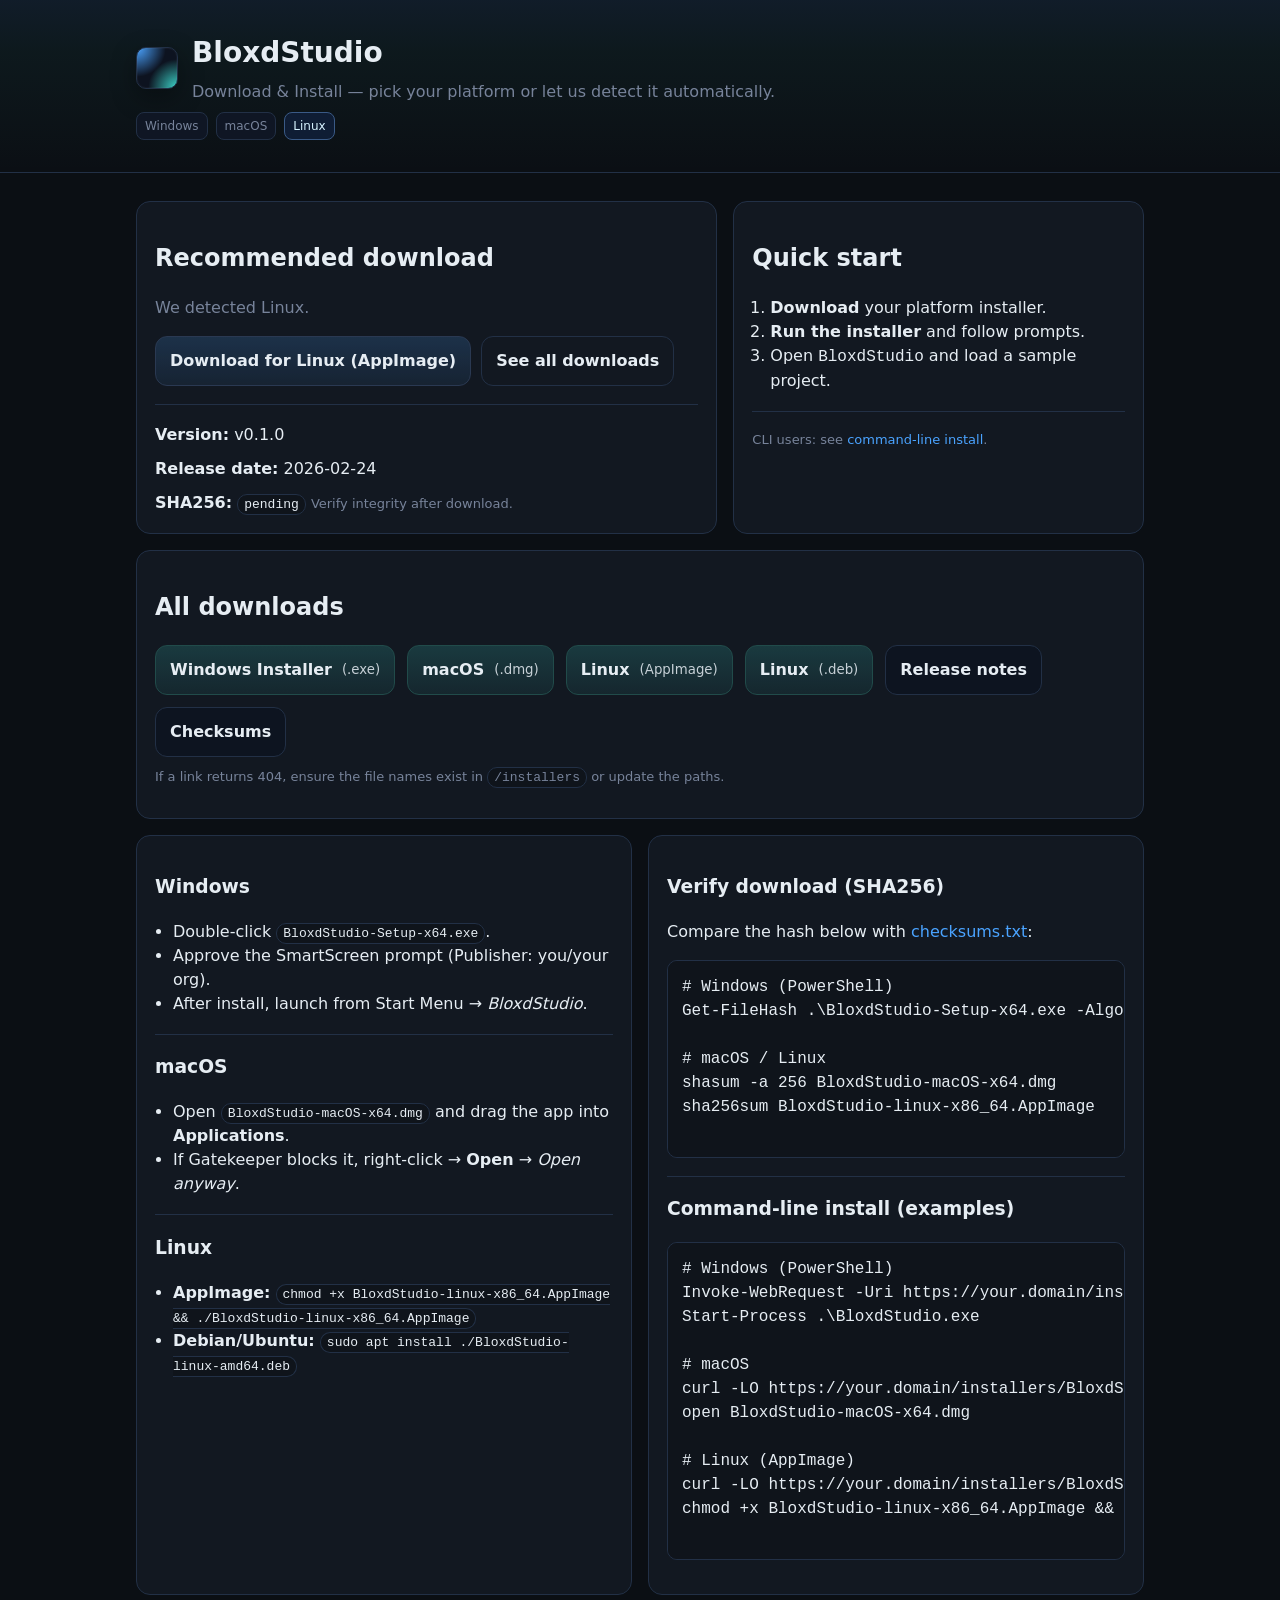
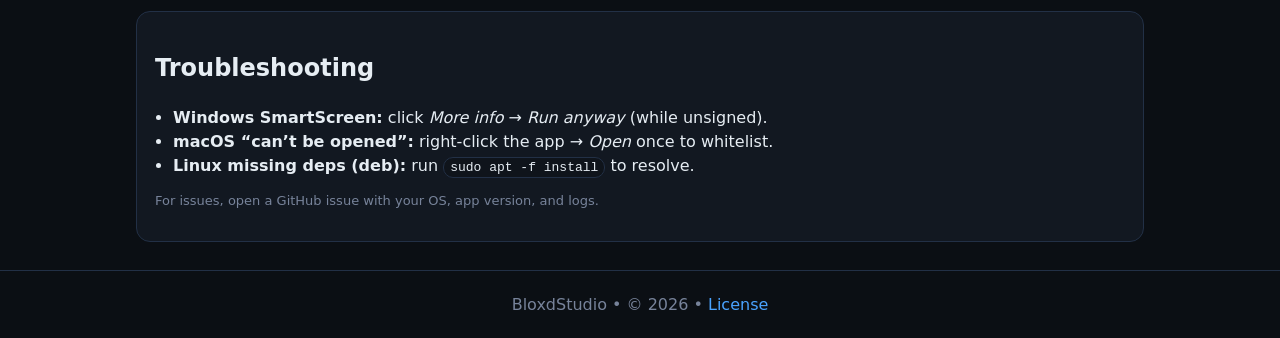
<file: index.html>
<!DOCTYPE html>
<html lang="en">
<head>
  <meta charset="utf-8" />
  <meta name="viewport" content="width=device-width,initial-scale=1" />
  <title>BloxdStudio • Download & Install</title>
  <meta name="description" content="Download BloxdStudio for Windows, macOS, and Linux. Installation instructions, checksums, and release notes." />
  <link rel="icon" href="favicon.ico" />
  <style>
    :root{
      --bg:#0b0f14; --card:#121821; --muted:#77839a; --text:#e6edf3; --brand:#4aa3ff; --brand-2:#3bd3c8; --ok:#2ecc71; --warn:#f1c40f; --bad:#e74c3c;
      --border:#223046; --code:#0f141b;
    }
    *{box-sizing:border-box}
    html,body{margin:0;padding:0;background:var(--bg);color:var(--text);font-family:system-ui,-apple-system,Segoe UI,Roboto,Ubuntu,"Helvetica Neue",Arial,sans-serif;line-height:1.5}
    a{color:var(--brand);text-decoration:none}
    a:hover{text-decoration:underline}
    header{padding:32px 16px;border-bottom:1px solid var(--border);background:linear-gradient(180deg,rgba(74,163,255,.09),rgba(59,211,200,.05) 30%, transparent)}
    .wrap{max-width:1040px;margin:0 auto;padding:0 16px}
    .title{display:flex;align-items:center;gap:14px}
    .logo{
      width:42px;height:42px;border-radius:10px;background:
      radial-gradient(120% 120% at 0% 0%, var(--brand) 0%, transparent 60%),
      radial-gradient(120% 120% at 100% 100%, var(--brand-2) 0%, transparent 60%),
      #0d1320;
      border:1px solid var(--border);
      box-shadow:0 8px 24px rgba(0,0,0,.35), inset 0 0 0 1px rgba(255,255,255,.03);
    }
    h1{font-size:28px;margin:0}
    .subtitle{color:var(--muted);margin-top:6px}
    .grid{display:grid;grid-template-columns:repeat(12,1fr);gap:16px;margin:28px 0}
    .card{grid-column:span 12;background:var(--card);padding:18px;border:1px solid var(--border);border-radius:14px}
    @media(min-width:880px){
      .card.span-6{grid-column:span 6}
      .card.span-5{grid-column:span 5}
      .card.span-7{grid-column:span 7}
      .card.span-4{grid-column:span 4}
      .card.span-8{grid-column:span 8}
    }
    .pill{display:inline-flex;align-items:center;gap:8px;border:1px solid var(--border);background:#0e1522;border-radius:999px;padding:8px 12px;font-weight:600}
    .btn{
      display:inline-flex;align-items:center;gap:10px;
      padding:12px 14px;border-radius:12px;border:1px solid var(--border);background:#0d1420;color:var(--text);
      transition:.15s transform ease, .15s box-shadow ease;
      font-weight:600
    }
    .btn:hover{transform:translateY(-1px);box-shadow:0 6px 18px rgba(0,0,0,.25)}
    .btn.primary{background:linear-gradient(180deg, rgba(74,163,255,.18), rgba(74,163,255,.08)); border-color:#2a3952}
    .btn.success{background:linear-gradient(180deg, rgba(59,211,200,.18), rgba(59,211,200,.08)); border-color:#214b4a}
    .btn.ghost{background:transparent}
    .btn small{opacity:.85;font-weight:500}
    .os-badges{display:flex;flex-wrap:wrap;gap:8px;margin-top:8px}
    .os{font-size:12px;padding:4px 8px;border-radius:8px;border:1px solid var(--border);background:#0f1624;color:var(--muted)}
    .os.active{color:#d7f3ff;border-color:#3a5a86;background:#0f1d34}
    .muted{color:var(--muted)}
    code, pre{background:var(--code);border:1px solid var(--border);border-radius:10px}
    code{padding:2px 6px}
    pre{padding:14px;overflow:auto}
    .list{margin:0;padding-left:18px}
    .hr{height:1px;background:var(--border);margin:18px 0}
    .k{color:#9adfff}
    .checks{display:flex;flex-direction:column;gap:10px}
    .note{font-size:13px;color:var(--muted)}
    footer{border-top:1px solid var(--border);padding:22px 16px;color:var(--muted);text-align:center}
    .monos{font-family:ui-monospace, SFMono-Regular, Menlo, Consolas, "Liberation Mono", monospace}
    .hide{display:none}
  </style>
</head>
<body>
  <header>
    <div class="wrap">
      <div class="title">
        <div class="logo" aria-hidden="true"></div>
        <div>
          <h1>BloxdStudio</h1>
          <div class="subtitle">Download & Install — pick your platform or let us detect it automatically.</div>
        </div>
      </div>
      <div class="os-badges" id="osBadges" aria-live="polite">
        <span class="os" data-os="windows">Windows</span>
        <span class="os" data-os="mac">macOS</span>
        <span class="os" data-os="linux">Linux</span>
      </div>
    </div>
  </header>

  <main class="wrap">
    <section class="grid">

      <!-- Primary Download -->
      <div class="card span-7" id="smartCard">
        <h2>Recommended download</h2>
        <p class="muted" id="smartText">We detected your OS. Click the button below to get the correct installer.</p>
        <div style="display:flex;gap:10px;flex-wrap:wrap;margin-top:10px">
          <a id="smartBtn" class="btn primary" href="#" download>
            <span id="smartBtnLabel">Download</span>
          </a>
          <a class="btn ghost" href="#all-downloads">See all downloads</a>
        </div>
        <div class="hr"></div>
        <div class="checks">
          <div><strong>Version:</strong> <span id="version">v0.1.0</span></div>
          <div><strong>Release date:</strong> <span id="released">2026‑02‑24</span></div>
          <div><strong>SHA256:</strong> <code id="sha">loading…</code> <span class="note">Verify integrity after download.</span></div>
        </div>
      </div>

      <!-- Quick Start -->
      <div class="card span-5">
        <h2>Quick start</h2>
        <ol class="list">
          <li><strong>Download</strong> your platform installer.</li>
          <li><strong>Run the installer</strong> and follow prompts.</li>
          <li>Open <span class="monos">BloxdStudio</span> and load a sample project.</li>
        </ol>
        <div class="hr"></div>
        <p class="note">CLI users: see <a href="#cli">command-line install</a>.</p>
      </div>

      <!-- All Downloads -->
      <div class="card span-12" id="all-downloads">
        <h2>All downloads</h2>
        <div style="display:flex;gap:12px;flex-wrap:wrap;margin-top:10px">
          <a class="btn success" href="installers/BloxdStudio-Setup-x64.exe" download>
            Windows Installer <small>(.exe)</small>
          </a>
          <a class="btn success" href="installers/BloxdStudio-macOS-x64.dmg" download>
            macOS <small>(.dmg)</small>
          </a>
          <a class="btn success" href="installers/BloxdStudio-linux-x86_64.AppImage" download>
            Linux <small>(AppImage)</small>
          </a>
          <a class="btn success" href="installers/BloxdStudio-linux-amd64.deb" download>
            Linux <small>(.deb)</small>
          </a>
          <a class="btn" href="installers/RELEASE-NOTES.md">Release notes</a>
          <a class="btn" href="installers/checksums.txt">Checksums</a>
        </div>
        <p class="note" style="margin-top:10px">If a link returns 404, ensure the file names exist in <code>/installers</code> or update the paths.</p>
      </div>

      <!-- Installation Guides -->
      <div class="card span-6">
        <h3>Windows</h3>
        <ul class="list">
          <li>Double‑click <code>BloxdStudio-Setup-x64.exe</code>.</li>
          <li>Approve the SmartScreen prompt (Publisher: you/your org).</li>
          <li>After install, launch from Start Menu → <em>BloxdStudio</em>.</li>
        </ul>
        <div class="hr"></div>
        <h3>macOS</h3>
        <ul class="list">
          <li>Open <code>BloxdStudio-macOS-x64.dmg</code> and drag the app into <strong>Applications</strong>.</li>
          <li>If Gatekeeper blocks it, right‑click → <strong>Open</strong> → <em>Open anyway</em>.</li>
        </ul>
        <div class="hr"></div>
        <h3>Linux</h3>
        <ul class="list">
          <li><strong>AppImage:</strong> <code>chmod +x BloxdStudio-linux-x86_64.AppImage && ./BloxdStudio-linux-x86_64.AppImage</code></li>
          <li><strong>Debian/Ubuntu:</strong> <code>sudo apt install ./BloxdStudio-linux-amd64.deb</code></li>
        </ul>
      </div>

      <!-- Verify & CLI -->
      <div class="card span-6" id="cli">
        <h3>Verify download (SHA256)</h3>
        <p>Compare the hash below with <a href="installers/checksums.txt">checksums.txt</a>:</p>
        <pre class="monos">
# Windows (PowerShell)
Get-FileHash .\BloxdStudio-Setup-x64.exe -Algorithm SHA256

# macOS / Linux
shasum -a 256 BloxdStudio-macOS-x64.dmg
sha256sum BloxdStudio-linux-x86_64.AppImage
        </pre>
        <div class="hr"></div>
        <h3>Command-line install (examples)</h3>
        <pre class="monos">
# Windows (PowerShell)
Invoke-WebRequest -Uri https://your.domain/installers/BloxdStudio-Setup-x64.exe -OutFile BloxdStudio.exe
Start-Process .\BloxdStudio.exe

# macOS
curl -LO https://your.domain/installers/BloxdStudio-macOS-x64.dmg
open BloxdStudio-macOS-x64.dmg

# Linux (AppImage)
curl -LO https://your.domain/installers/BloxdStudio-linux-x86_64.AppImage
chmod +x BloxdStudio-linux-x86_64.AppImage && ./BloxdStudio-linux-x86_64.AppImage
        </pre>
      </div>

      <!-- Troubleshooting -->
      <div class="card span-12">
        <h2>Troubleshooting</h2>
        <ul class="list">
          <li><strong>Windows SmartScreen:</strong> click <em>More info</em> → <em>Run anyway</em> (while unsigned).</li>
          <li><strong>macOS “can’t be opened”:</strong> right‑click the app → <em>Open</em> once to whitelist.</li>
          <li><strong>Linux missing deps (deb):</strong> run <code>sudo apt -f install</code> to resolve.</li>
        </ul>
        <p class="note">For issues, open a GitHub issue with your OS, app version, and logs.</p>
      </div>

    </section>
  </main>

  <footer>
    BloxdStudio • © <span id="year"></span> • <a href="./LICENSE">License</a>
  </footer>

  <script>
    // --- Configuration: change these to match your files ---
    const DOWNLOADS = {
      windows: {
        href: "installers/BloxdStudio-Setup-x64.exe",
        label: "Download for Windows (.exe)",
        sha: "pending"
      },
      mac: {
        href: "installers/BloxdStudio-macOS-x64.dmg",
        label: "Download for macOS (.dmg)",
        sha: "pending"
      },
      linux: {
        href: "installers/BloxdStudio-linux-x86_64.AppImage",
        label: "Download for Linux (AppImage)",
        sha: "pending"
      }
    };
    const VERSION = "v0.1.0";
    const RELEASED = "2026-02-24";
    // Optional: if you host checksums.txt, fetch and inject the sha automatically
    const CHECKSUMS_TXT = "installers/checksums.txt";

    // --- Simple OS detection ---
    function detectOS(){
      const ua = navigator.userAgent.toLowerCase();
      if (ua.includes("windows")) return "windows";
      if (ua.includes("mac os x") || ua.includes("macintosh")) return "mac";
      if (ua.includes("linux")) return "linux";
      return null;
    }

    function badgeActive(os){
      document.querySelectorAll("#osBadges .os").forEach(el=>{
        el.classList.toggle("active", el.dataset.os===os);
      });
    }

    async function loadChecksums(){
      try{
        const res = await fetch(CHECKSUMS_TXT, {cache:"no-store"});
        if(!res.ok) return;
        const text = await res.text();
        // Expecting lines like: SHA256 (BloxdStudio-Setup-x64.exe) = abc123...
        const parseSha = (filename) => {
          const lines = text.split(/\r?\n/);
          for (const ln of lines){
            if (ln.toLowerCase().includes(filename.toLowerCase())){
              const m = ln.match(/([A-Fa-f0-9]{64})/);
              if (m) return m[1];
            }
          }
          return null;
        };
        for (const [k,v] of Object.entries(DOWNLOADS)){
          const fname = v.href.split("/").pop();
          const sha = parseSha(fname);
          if (sha) v.sha = sha;
        }
        updateSmartSha();
      }catch(e){
        // ignore network errors for local file usage
      }
    }

    function updateSmartSha(){
      const shaEl = document.getElementById("sha");
      const os = currentOS || "windows";
      shaEl.textContent = DOWNLOADS[os]?.sha || "not available";
    }

    // --- Init ---
    const currentOS = detectOS();
    const smartBtn = document.getElementById("smartBtn");
    const smartLabel = document.getElementById("smartBtnLabel");
    const smartText = document.getElementById("smartText");
    const yearEl = document.getElementById("year");
    const versionEl = document.getElementById("version");
    const releasedEl = document.getElementById("released");

    yearEl.textContent = new Date().getFullYear();
    versionEl.textContent = VERSION;
    releasedEl.textContent = RELEASED;

    if(currentOS && DOWNLOADS[currentOS]){
      badgeActive(currentOS);
      smartBtn.href = DOWNLOADS[currentOS].href;
      smartLabel.textContent = DOWNLOADS[currentOS].label;
      smartText.textContent = "We detected " + (currentOS === "mac" ? "macOS" : currentOS[0].toUpperCase()+currentOS.slice(1)) + ".";
    } else {
      smartBtn.href = DOWNLOADS.windows.href;
      smartLabel.textContent = "Download for Windows (.exe)";
      smartText.textContent = "We couldn't detect your OS. Pick one below.";
    }

    updateSmartSha();
    loadChecksums();
  </script>
</body>
</html>
</file>
